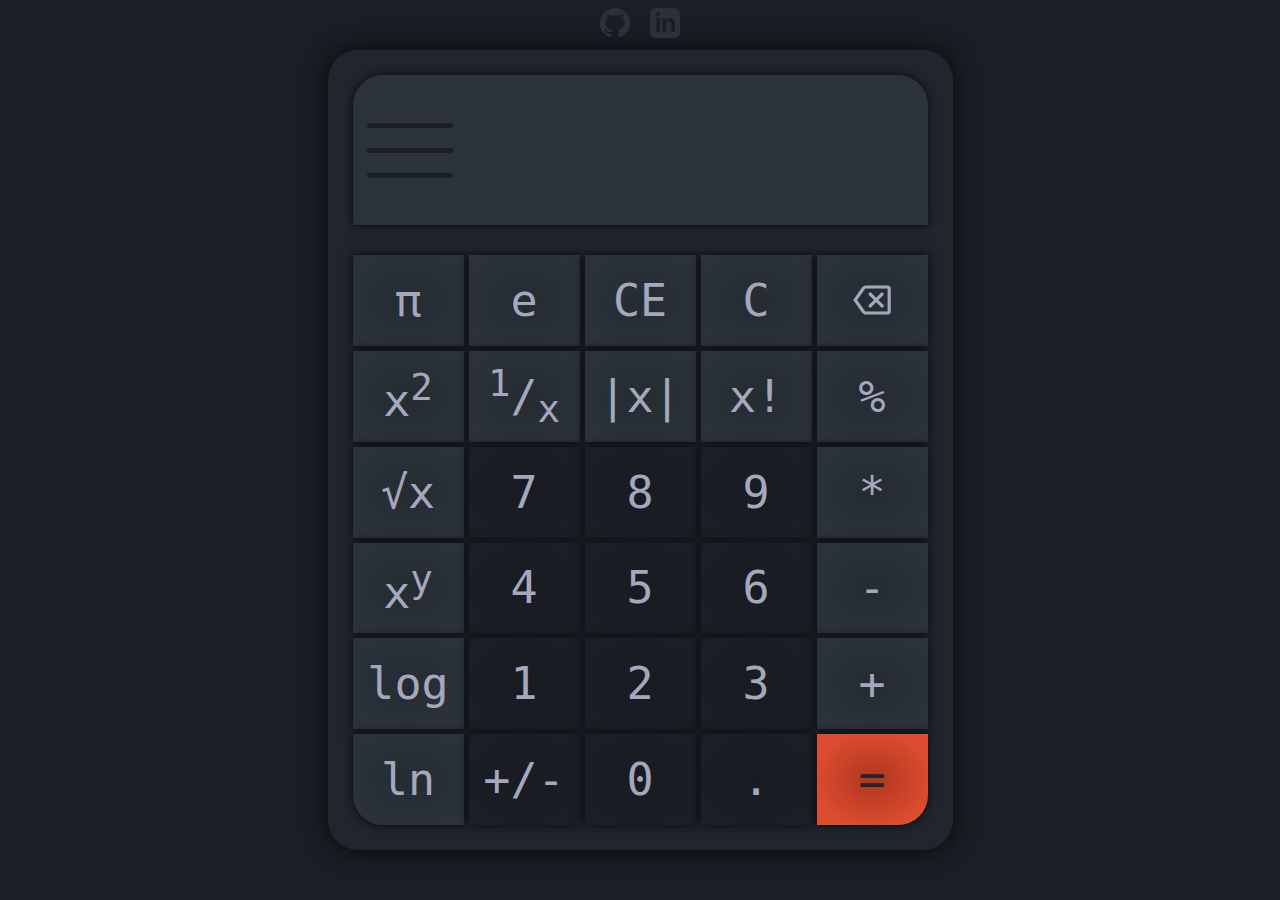
<file: calculadora/index.html>
<!DOCTYPE html>
<html lang="pt-BR">
<head>
    <meta charset="UTF-8">
    <meta http-equiv="X-UA-Compatible" content="IE=edge">
    <meta name="viewport" content="width=device-width, initial-scale=1.0">
    <title>Calculadora - @jhonataplt</title>
    <link rel="stylesheet" href="assets/css/style.css">
    <link rel="stylesheet" href="https://fonts.googleapis.com/css2?family=Material+Symbols+Outlined:opsz,wght,FILL,GRAD@20..48,100..700,0..1,-50..200" />
</head>
<body>
    <div id="contato">
        <a href="https://github.com/jhonataplt/Projects/tree/main/calculadora" target="_blank"><img src="assets/img/github-icon.svg" alt="GitHub Logo"></a>
        <a href="https://www.linkedin.com/in/jhonatapolito/" target="_blank"><img src="assets/img/linkedin-icon.svg" alt="Linkedin Logo"></a>
    </div>
    <div id="calculadora">
        <div id="conteudo-interativo">
            <div id="visor">
                <button id="opcoes">
                    <div></div>
                    <div></div>
                    <div></div>
                </button>
                <label id="resultado"></label>
            </div>
            <div id="botoes">
                <button class="botoes-claros"><span>&#960;</span></button>
                <button class="botoes-claros">e</button>
                <button class="botoes-claros">CE</button>
                <button class="botoes-claros">C</button>
                <button class="botoes-claros" id="backspace"><span class="material-symbols-outlined">
                    backspace
                    </span></button>
                <button class="botoes-claros">x<sup>2</sup></button>
                <button class="botoes-claros"><sup>1</sup>/<sub>x</sub></button>
                <button class="botoes-claros">|x|</button>
                <button class="botoes-claros">x!</button>
                <button class="botoes-claros">%</button>
                <button class="botoes-claros"><span>&#8730;</span>x</button>
                <button>7</button>
                <button>8</button>
                <button>9</button>
                <button class="botoes-claros">*</button>
                <button class="botoes-claros">x<sup>y</sup></button>
                <button>4</button>
                <button>5</button>
                <button>6</button>
                <button class="botoes-claros">-</button>
                <button class="botoes-claros">log</button>
                <button>1</button>
                <button>2</button>
                <button>3</button>
                <button class="botoes-claros">+</button>
                <button class="botoes-claros">ln</button>
                <button>+/-</button>
                <button>0</button>
                <button>.</button>
                <button>=</button>
            </div>
        </div>
    </div>
</body>
</html>
</file>
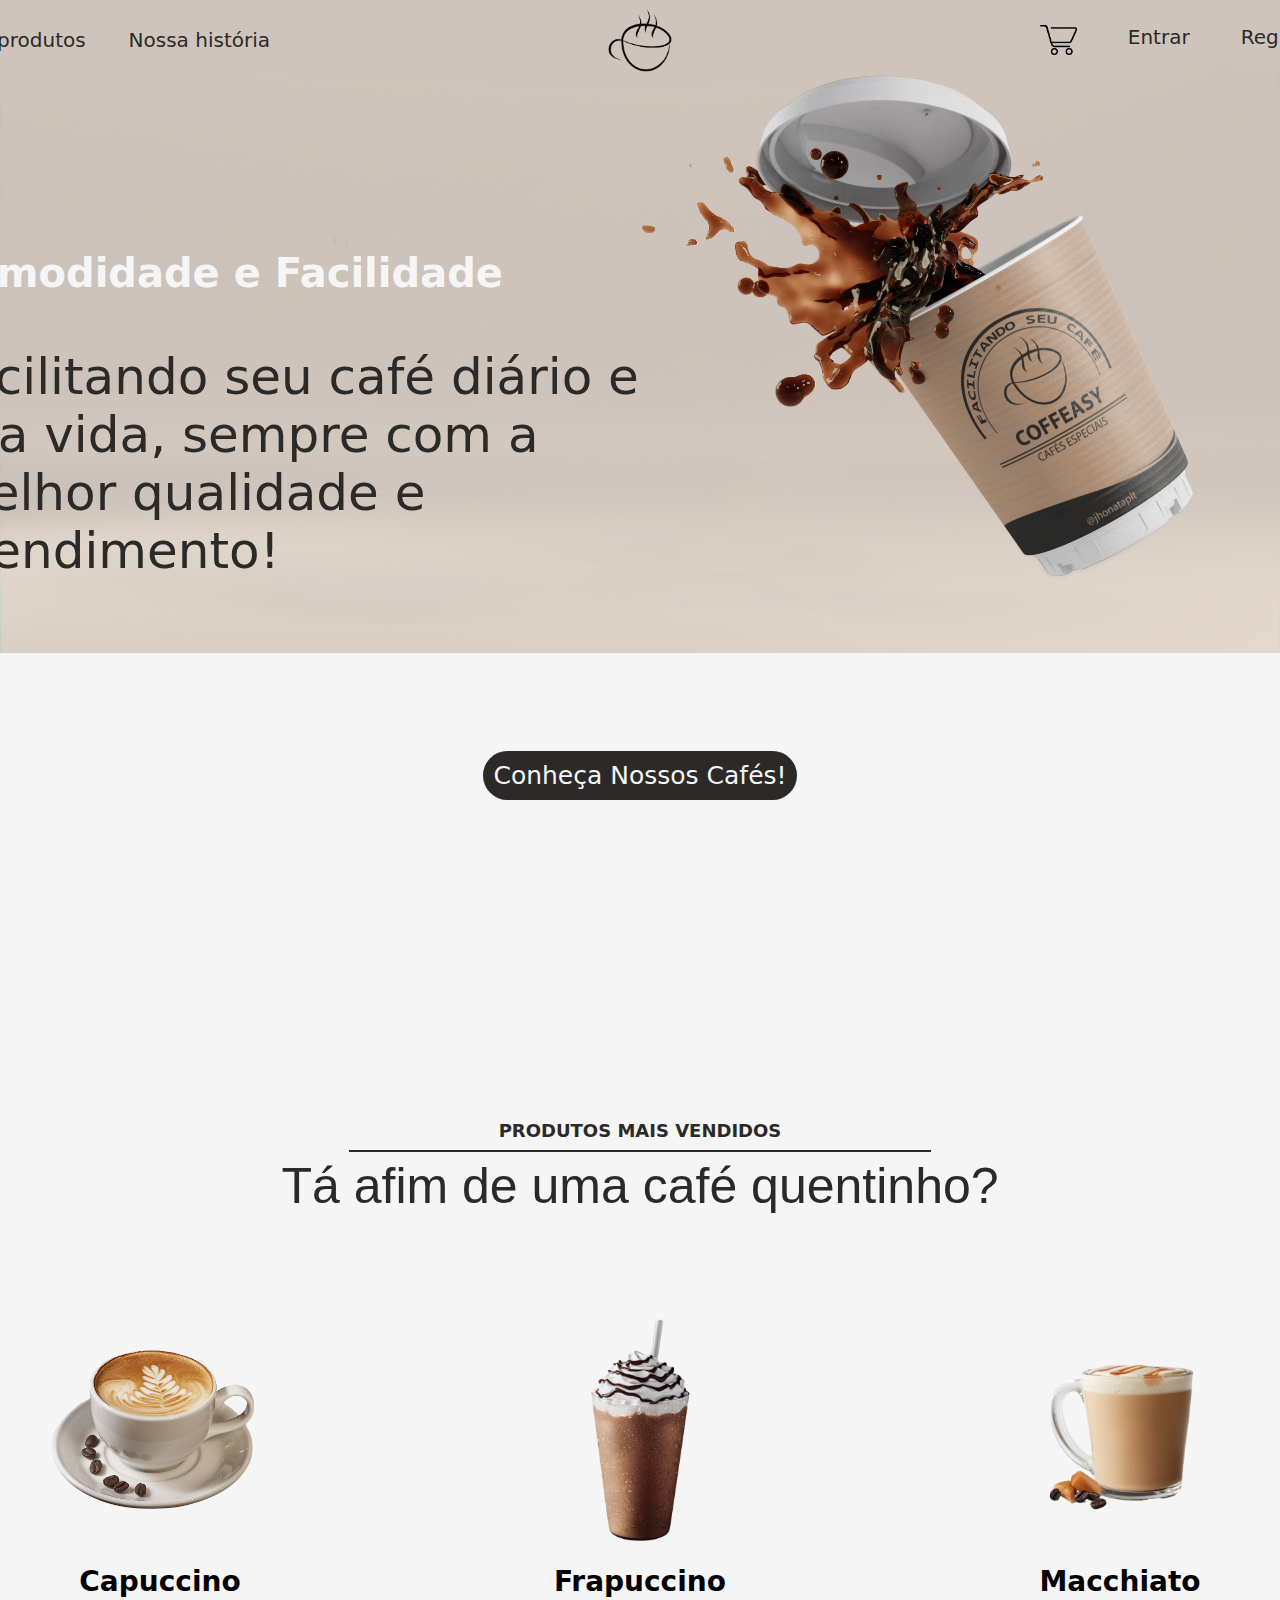
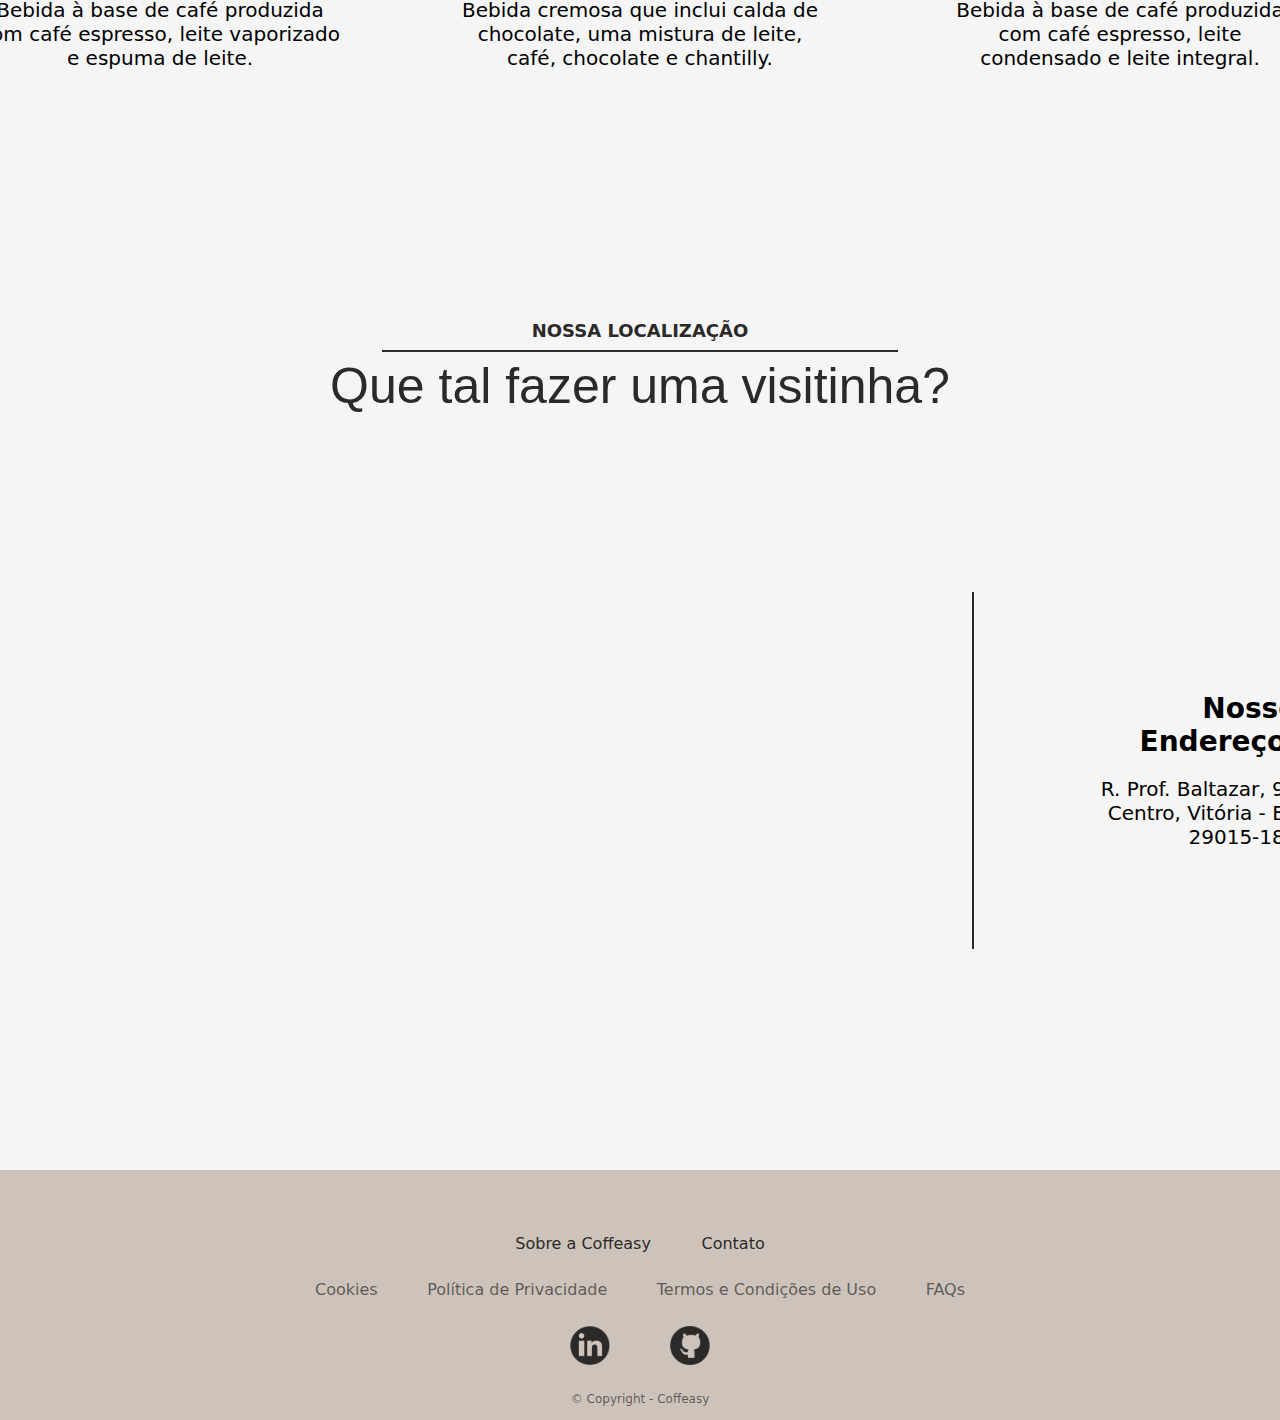
<file: coffeasy-web/index.html>
<html lang="pt-br">

<head>
    <meta charset="UTF-8">
    <meta http-equiv="X-UA-Compatible" content="IE=edge">
    <meta name="viewport" content="width=device-width, initial-scale=1.0">
    <link rel="stylesheet" href="style.css">
    <title>Coffeasy</title>
</head>

<body>
    <header class="container-fluid">
        <nav>
            <div id="nav-esquerda">
                <a href="#">Nossos produtos</a>
                <a href="#">Nossa história</a>
            </div>
            <a href="index.html"><img src="assets/logo.png" alt="logo"></a>
            <div id="nav-direita">
                <a href="#"><img src="assets/shopping-cart-svg-png-icon-download-28.png" alt="Carrinho"></a>
                <a href="#">Entrar</a>
                <a href="#">Registrar-se</a>
            </div>

        </nav>
    </header>

    <main>
        <section id="painel-principal">
            <div>
                <h1>Comodidade e Facilidade</h1>
                <p>Facilitando seu café diário e sua vida, sempre com a melhor qualidade e atendimento!</p>
            </div>
            <button>Conheça Nossos Cafés!</button>
        </section>
        <section id="mais-vendidos">
            <div class="texto">
                <h2>PRODUTOS MAIS VENDIDOS</h2>
                <p>Tá afim de uma café quentinho?</p>
            </div>
            <div id="produtos">
                <div id="capuccino">
                    <a href="#"><img src="assets/capuccino.png" alt="Capuccino"></a>
                    <h3>Capuccino</h3>
                    <p>Bebida à base de café produzida com café espresso, leite vaporizado e espuma de leite.</p>
                </div>
                <div id="frapuccino">
                    <a href="#"><img src="assets/frapuccino.png" alt="Frapuccino"></a>
                    <h3>Frapuccino</h3>
                    <p>Bebida cremosa que inclui calda de chocolate, uma mistura de leite, café, chocolate e chantilly.</p>
                </div>
                <div id="macchiato">
                    <a href="#"><img src="assets/macchiato.png" alt="Macchiato"></a>
                    <h3>Macchiato</h3>
                    <p>Bebida à base de café produzida com café espresso, leite condensado e leite integral.</p>
                </div>
            </div>
        </section>
        <section id="localizacao">
            <div class="texto">
                <h2>NOSSA LOCALIZAÇÃO</h2>
                <p>Que tal fazer uma visitinha?</p>
            </div>
            <div id="container-localizacao">
                <iframe src="https://www.google.com/maps/embed?pb=!1m21!1m12!1m3!1d1573.1142864638846!2d-40.338328892833495!3d-20.32023327012943!2m3!1f0!2f0!3f0!3m2!1i1024!2i768!4f13.1!4m6!3e0!4m0!4m3!3m2!1d-20.3196856!2d-40.3375184!5e0!3m2!1spt-BR!2sbr!4v1660183849304!5m2!1spt-BR!2sbr" width="600" height="450" style="border:0;" allowfullscreen="" loading="lazy" referrerpolicy="no-referrer-when-downgrade"></iframe>
                <div id="endereco">
                    <h3>Nosso Endereço:</h3>
                    <br>
                    <p>R. Prof. Baltazar, 96<br>Centro, Vitória - ES<br> 29015-180</p>
                </div>
            </div>
        </section>
    </main>

    <footer>
        <div class="container-rodape">
            <div id="principais-rodape">
                <a href="#">Sobre a Coffeasy</a>
                <a href="#">Contato</a>
            </div>
            <div id="secundarios-rodape">
                <a href="#">Cookies</a>
                <a href="#">Política de Privacidade</a>
                <a href="#">Termos e Condições de Uso</a>
                <a href="#">FAQs</a>
            </div>
            <div id="redes-rodape">
                <a href="https://www.linkedin.com/in/jhonata-polito-84a149224" target="_blank"><img src="assets/linkedin-logo.png" alt="Linkedin"></a>
                <a href="https://github.com/jhonataplt" target="_blank"><img src="assets/github-logo.png" alt="GitHub"></a>
            </div>
            <p><span>© Copyright - Coffeasy</span></p>
        </div>
    </footer>
</body>

</html>
</file>
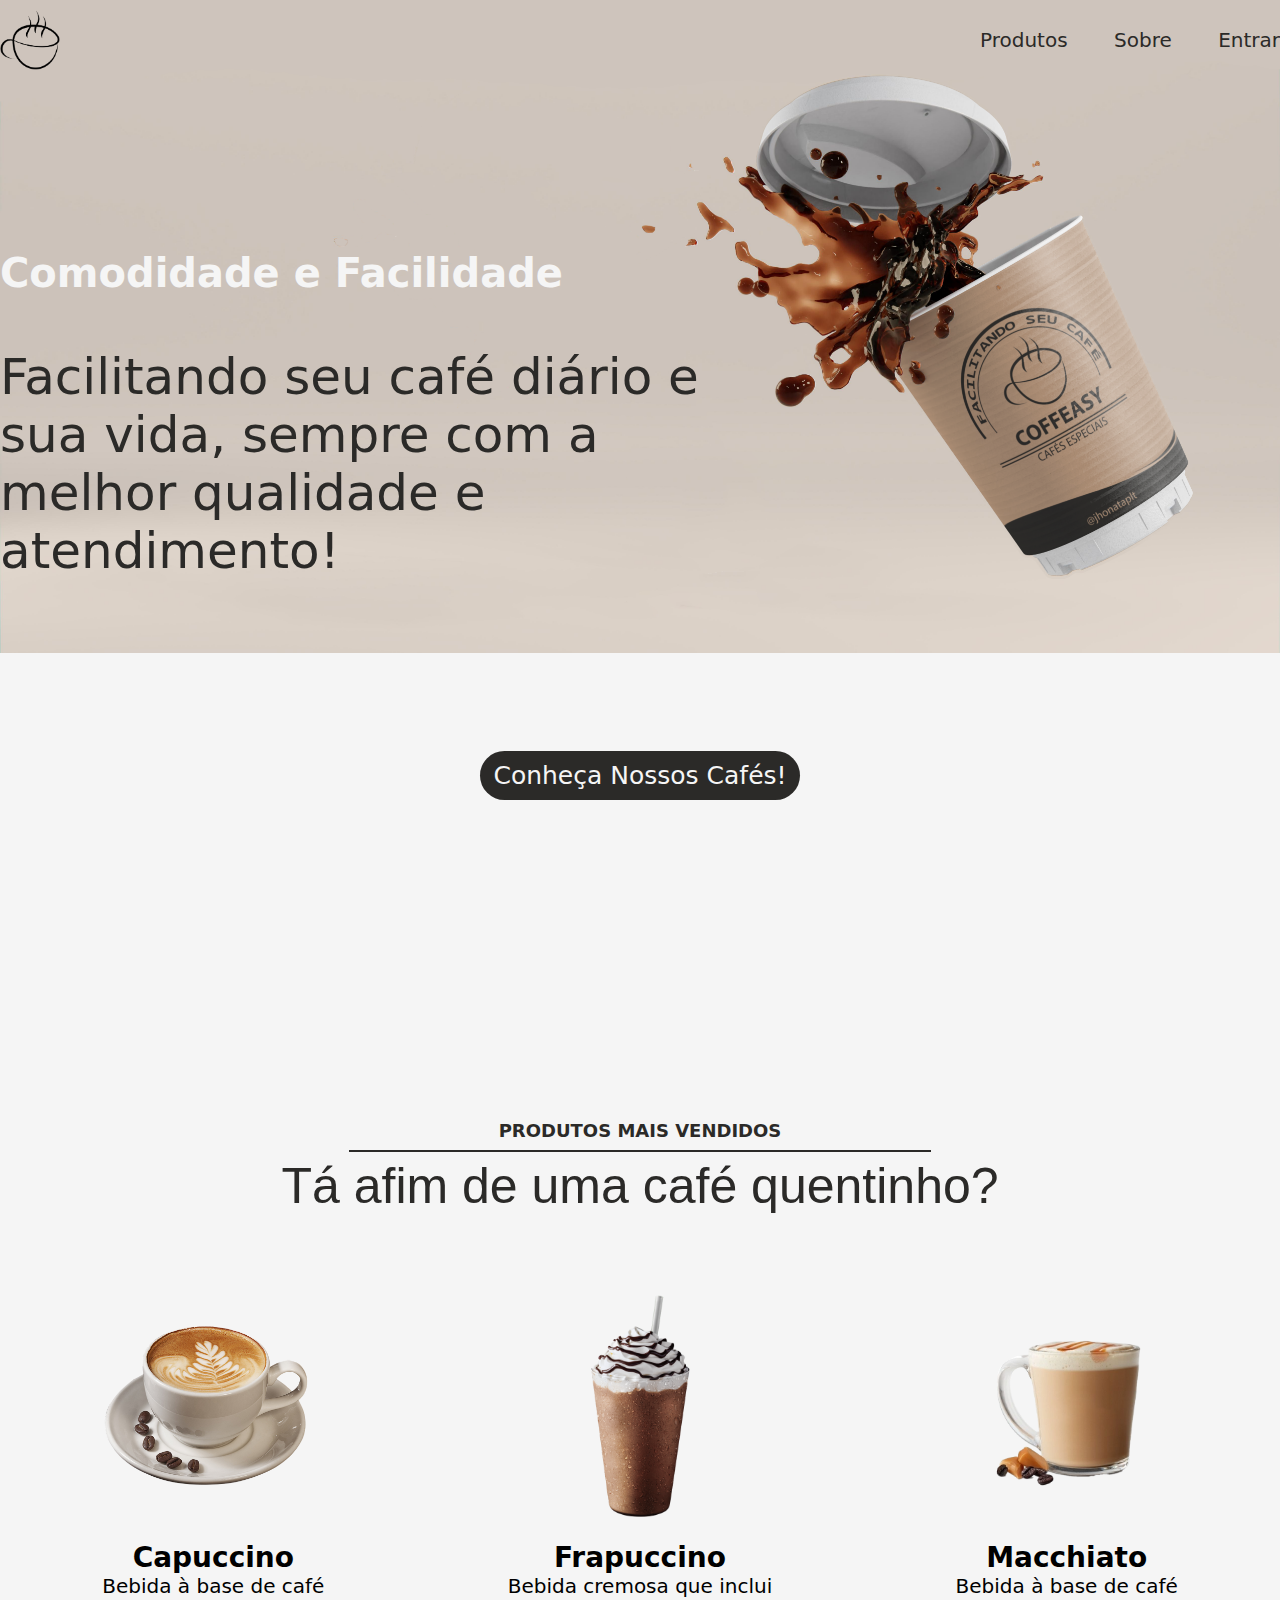
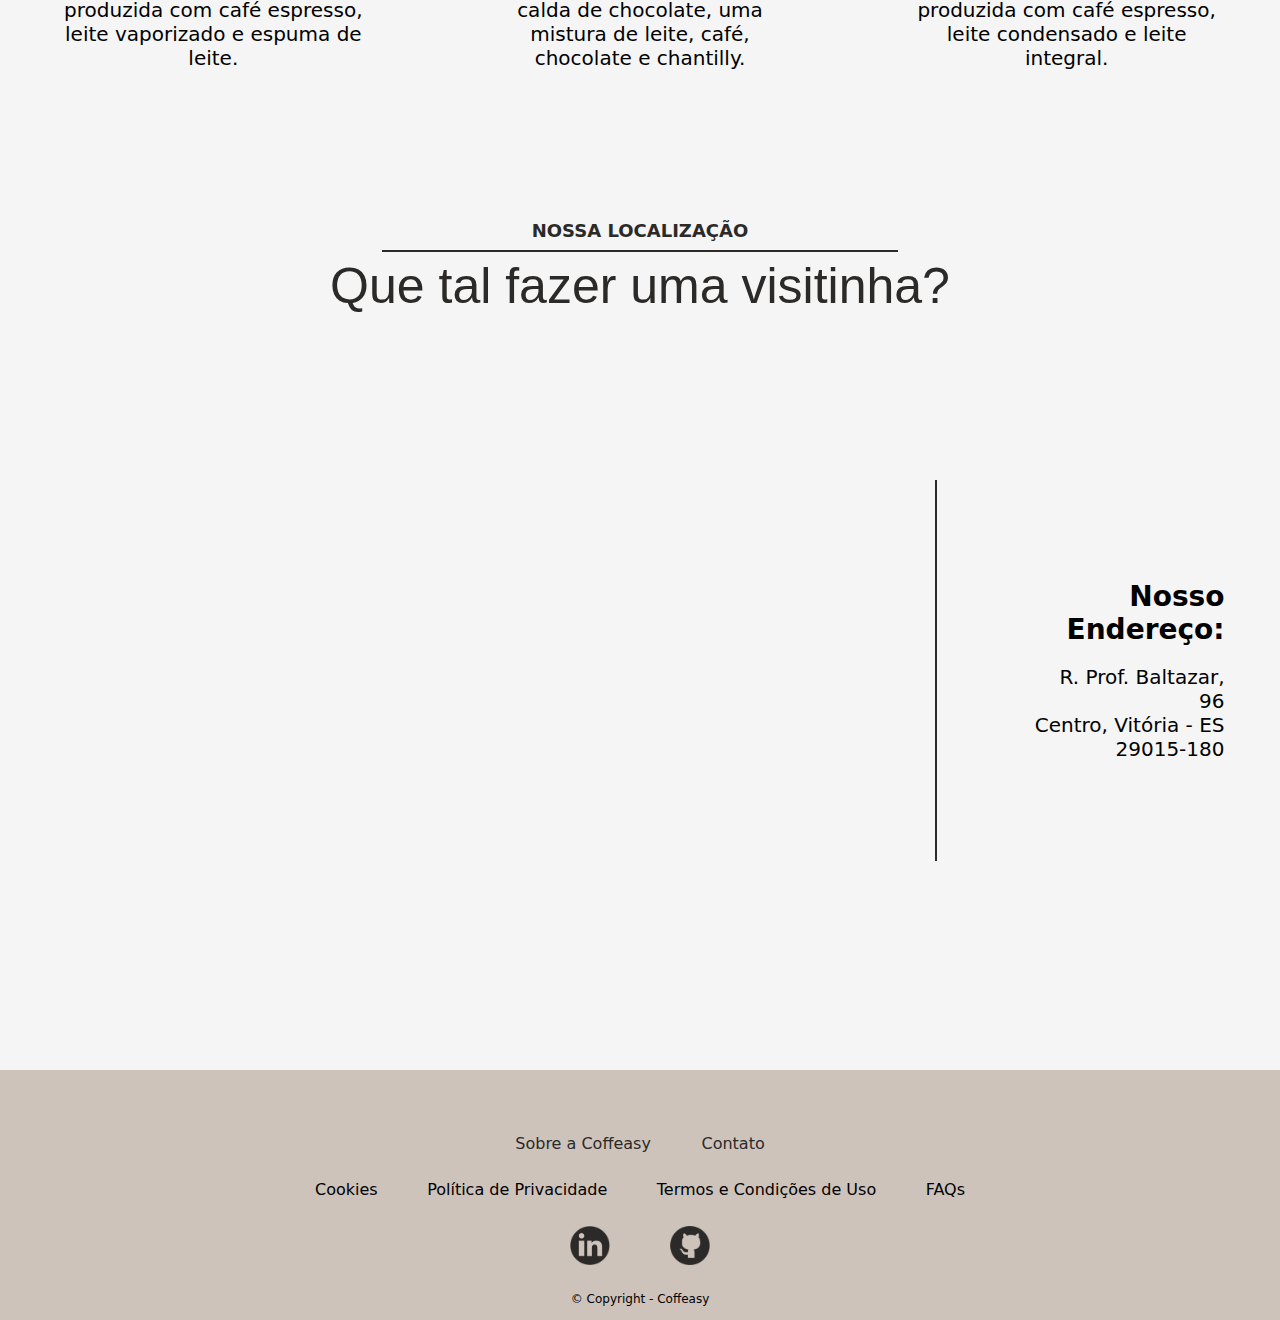
<file: coffeasy-web/home/index.html>
<html lang="pt-br">

<head>
    <meta charset="UTF-8">
    <meta http-equiv="X-UA-Compatible" content="IE=edge">
    <meta name="viewport" content="width=device-width, initial-scale=1.0">
    <link rel="icon" href="../assets/favicon.ico">
    <link rel="stylesheet" href="style.css">
    <title>Coffeasy</title>
</head>

<body>
    <header>
        <nav class="main-content">
            <a href="index.html"><img id="logo" src="../assets/logo.png" alt="logo"></a>
            <ul>
                <li><a href="#">Produtos</a></li>
                <li><a href="../nossa-historia/nossa-historia.html">Sobre</a></li>
                <li><a href="#">Entrar</a></li>
            </ul>
        </nav>
    </header>
    <main>
        <section class="main-content" id="painel-principal">
            <div>
                <h1>Comodidade e Facilidade</h1>
                <p>Facilitando seu café diário e sua vida, sempre com a melhor qualidade e atendimento!</p>
            </div>
            <button>Conheça Nossos Cafés!</button>
        </section>
        <section class="main-content" id="mais-vendidos">
            <div class="texto">
                <h2>PRODUTOS MAIS VENDIDOS</h2>
                <p>Tá afim de uma café quentinho?</p>
            </div>
            <div id="produtos">
                <div id="capuccino">
                    <a href="#"><img src="../assets/capuccino.png" alt="Capuccino"></a>
                    <h3>Capuccino</h3>
                    <p>Bebida à base de café produzida com café espresso, leite vaporizado e espuma de leite.</p>
                </div>
                <div id="frapuccino">
                    <a href="#"><img src="../assets/frapuccino.png" alt="Frapuccino"></a>
                    <h3>Frapuccino</h3>
                    <p>Bebida cremosa que inclui calda de chocolate, uma mistura de leite, café, chocolate e chantilly.</p>
                </div>
                <div id="macchiato">
                    <a href="#"><img src="../assets/macchiato.png" alt="Macchiato"></a>
                    <h3>Macchiato</h3>
                    <p>Bebida à base de café produzida com café espresso, leite condensado e leite integral.</p>
                </div>
            </div>
        </section>
        <section class="main-content" id="localizacao">
            <div class="texto">
                <h2>NOSSA LOCALIZAÇÃO</h2>
                <p>Que tal fazer uma visitinha?</p>
            </div>
            <div id="container-localizacao">
                <iframe src="https://www.google.com/maps/embed?pb=!1m21!1m12!1m3!1d1573.1142864638846!2d-40.338328892833495!3d-20.32023327012943!2m3!1f0!2f0!3f0!3m2!1i1024!2i768!4f13.1!4m6!3e0!4m0!4m3!3m2!1d-20.3196856!2d-40.3375184!5e0!3m2!1spt-BR!2sbr!4v1660183849304!5m2!1spt-BR!2sbr" width="600" height="450" style="border:0;" allowfullscreen="" loading="lazy" referrerpolicy="no-referrer-when-downgrade"></iframe>
                <div id="endereco">
                    <h3>Nosso Endereço:</h3>
                    <br>
                    <p>R. Prof. Baltazar, 96<br>Centro, Vitória - ES<br> 29015-180</p>
                </div>
            </div>
        </section>
    </main>

    <footer>
        <div class="container-rodape main-content">
            <div id="principais-rodape">
                <a href="../nossa-historia/nossa-historia.html">Sobre a Coffeasy</a>
                <a href="#">Contato</a>
            </div>
            <div id="secundarios-rodape">
                <a href="#">Cookies</a>
                <a href="#">Política de Privacidade</a>
                <a href="#">Termos e Condições de Uso</a>
                <a href="#">FAQs</a>
            </div>
            <div id="redes-rodape">
                <a href="https://www.linkedin.com/in/jhonata-polito-84a149224" target="_blank"><img src="../assets/linkedin-logo.png" alt="Linkedin"></a>
                <a href="https://github.com/jhonataplt" target="_blank"><img src="../assets/github-logo.png" alt="GitHub"></a>
            </div>
            <p><span>© Copyright - Coffeasy</span></p>
        </div>
    </footer>
</body>

</html>
</file>
<file: calculadora/assets/css/style.css>
:root{
    --bg-color: #1a1f25;
    --primary-color: #21262D;
    --secondary-color: #2b323a;
    --text-color: #A5A8BD;
    --select-nav-color: #A371F7;
    --button-color: #39A6FF;
    --text-color-2: #394962;
}


*{
    margin: 0;
    padding: 0;
}

body{
    display: flex;
    flex-direction: column;
    align-items: center;
    height: 100vh;
    background-color: var(--bg-color);
}

#contato{
    display: flex;
    align-items: center;
    position: absolute;
    height: calc((100vh - 800px) / 2);
    filter: invert(15%) sepia(24%) saturate(414%) hue-rotate(172deg) brightness(101%) contrast(91%);
    justify-content: space-around;
    width: 100px;
}

#contato img{
    height: 30px;
}

#calculadora{
    display: flex;
    justify-content: center;
    align-items: center;
    flex-direction: column;
    height: 800px;
    width: 625px;
    border-radius: 30px;
    margin: auto 0;
    background-color: var(--primary-color);
    box-shadow: 0px 0px 25px #07090d;
}

#conteudo-interativo{
    height: calc(100% - 50px);
    width: calc(100% - 50px);
    border-radius: 30px;
}

#visor{
    display: flex;
    justify-content: space-between;
    align-items: center;
    border-radius: 30px 30px 0px 0px;
    height: 150px;
    width: 100%;
    margin-bottom: 30px;
    background-color: var(--secondary-color);
    box-shadow: 0px 0px 10px 0px #07090d;
}

#visor label{
    height: 100%;
    width: 80%;
    border-radius: 0px 30px 0px 0px;
    border: none;
    background-color: transparent;
    font-size: 70px;
    color: var(--text-color);
}

#opcoes{
    display: flex;
    flex-direction: column;
    justify-content: center;
    align-items: center;
    background-color: transparent;
    width: 20%;
    height: 100%;
    border-radius: 30px 0px 0px 0px;;
}

#opcoes div{
    height: 5px;
    width: 75%;
    background-color: var(--bg-color);
    border-radius: 10px;
}

#opcoes div:nth-child(1){
    margin-bottom: 20px;
}

#opcoes div:nth-child(2){
    margin-bottom: 20px;
}

#botoes{
    display: grid;
    gap: 5px;
    grid-template-rows: 1fr 1fr 1fr 1fr 1fr 1fr;
    grid-template-columns: 1fr 1fr 1fr 1fr 1fr;
    border-radius: 0px 0px 30px 30px;
    height: calc(100% - 180px);
}

button{
    border: none;
    cursor: pointer;
}

#botoes button{
    background: radial-gradient(#181c22, var(--bg-color)80%);
    font-family: monospace;
    font-size: 45px;
    color: var(--text-color);
    box-shadow: 0px 0px 10px #07090d;
}

#botoes .botoes-claros{
    background: radial-gradient(#242b31,var(--secondary-color)80%);
}

#botoes button:nth-last-child(1){
    border-radius: 0px 0px 30px 0px;
    background: radial-gradient(#af361d ,#DF4D31 80%);
    color: var(--primary-color);
}

#botoes button:nth-last-child(5){
    border-radius: 0px 0px 0px 30px;
}

#backspace{
    display: flex;
    justify-content: center;
    align-items: center;
}

#backspace span{
    font-size: 50px;
}
</file>
<file: coffeasy-web/style.css>
* {
    padding: 0px;
    margin: 0px;
    font-family: system-ui, -apple-system, BlinkMacSystemFont, 'Segoe UI', Roboto, Oxygen, Ubuntu, Cantarell, 'Open Sans', 'Helvetica Neue', sans-serif;
}
/* %========================================================== */
body {
    display: flex;
    background-color: whitesmoke;
    background-image: url(assets/painel-cafe-aberto.png);
    background-repeat: no-repeat;
    background-size: 100%;
    background-position: initial;
    flex-direction: column;
    align-items: center;
}
/* %========================================================== */
header {
    width: 100%;
    height: 80px;
}

.container-fluid{
    display: flex;
    width: 1440px;
}

nav {
    display: flex;
    flex-direction: row;
    justify-content: space-between;
    align-items: center;
    height: 100%;
    width: 100%;
}

nav img {
    display: flex;
    height: 80%;
}

nav a{
    text-decoration: none;
    color: #2b2a28;
    font-size: 20px;
    font-weight: 500;
}

#nav-esquerda {
    display: flex;
    justify-content: space-between;
    width: 350px;
}

#nav-direita {
    display: flex;
    justify-content: space-between;
    width: 320px;
    padding-left: 30px;
}

#nav-direita a img{
    height: 30px;
}

/* %========================================================== */
main {
    display: flex;
    flex-direction: column;
    width: 1440px;
}
/* %========================================================== */
#painel-principal {
    display: flex;
    flex-direction: column;
    justify-content: space-evenly;
    align-items: center;
    width: 100%;
    height: 890px;
}

#painel-principal div{
    display: flex;
    margin-right: 700px;
    flex-direction: column;
    justify-content: space-between;
    align-items: left;
    text-align: left;
    height: 330px;
    color: #2b2a28;
}

#painel-principal h1{
    font-size: 40px;
    color: whitesmoke;
}

#painel-principal p{
    font-size: 50px;
    font-weight: 500;
    width: 700px;
}

#painel-principal button{
    padding: 10px 10px;
    border-radius: 40px;
    border: none;
    background-color: #2b2a28;
    font-weight: 500;
    font-size: 25px;
    color: whitesmoke;
}
/* %========================================================== */
#mais-vendidos {
    display: flex;
    margin: 150px 0px;
    flex-direction: column;
    justify-content: space-between;
    align-items: center;
    width: 100%;
    height: 550px;
}

.texto{
    display: flex;
    flex-direction: column;
    align-items: center;
    height: 80px;
}

.texto h2{
    font-size: 18px;
    color: #2b2a28;
    height: 20px;
    border-bottom: #2b2a28 2px solid;
    padding: 0px 150px 10px;
}

.texto p{
    height: 65px;
    font-size: 50px;
    color: #2b2a28;
    font-weight: 500;
    padding-top: 5px;
    font-family: 'Franklin Gothic Medium', 'Arial Narrow', Arial, sans-serif;
}

#produtos{
    display: flex;
    flex-direction: row;
    justify-content: space-around;
    align-items: center;
    width: 100%;
}

#produtos div{
    display: flex;
    flex-direction: column;
    width: 25%;
    align-items: center;
}

#capuccino img{
    width: 230px;
    height: 200px;
    padding: 35px 35px;
}

#frapuccino img{
    width: 300px;
    height: 250px;
    padding: 10px 0px;

}

#macchiato img{
    width: 270px;
    height: 165px;
    padding: 52.5px 15px;
}

#produtos h3{
    font-size: 28px;
    font-weight: 600;
}

#produtos p{
    font-size: 20px;
    text-align: center;
}
/* %========================================================== */
#localizacao {
    display: flex;
    margin: 100px 0px 150px 0px;
    flex-direction: column;
    justify-content: space-between;
    align-items: center;
    width: 100%;
    height: 700px;
}

#container-localizacao{
    display: flex;
    width: 100%;
    justify-content: space-around;
    align-items: center;
    text-align: right;
}

#endereco{
    padding: 100px 0px 100px 7.5%;
    border-left: #2b2a28 2px solid;
    width: 15%;
}

#container-localizacao h3{
    font-size: 28px;
    font-weight: 600;
}

#container-localizacao p{
    font-size: 20px;
}

iframe {
    width: 60%;
    height: 500px;
}
/* %========================================================== */
footer{
    display: flex;
    flex-direction: column;
    justify-content: end;
    align-items: center;
    background-color: #cdc3bb;
    width: 100%;
    height: 250px;
}

.container-rodape{
    display: flex;
    flex-direction: column;
    justify-content: space-around;
    align-items: center;
    width: 1440px;
    height: 200px;
}

#principais-rodape{
    display: flex;
    justify-content: space-around;
    width: 300px;
}

#principais-rodape a{
    text-decoration: none;
    color: #2b2a28;
    font-size: 16px;
    font-weight: 500;
}

#secundarios-rodape{
    display: flex;
    justify-content: space-between;
    width: 650px;
}

#secundarios-rodape a{
    text-decoration: none;
    color: #2b2a28af;
    font-size: 16px;
    font-weight: normal;
}

#redes-rodape{
    display: flex;
    justify-content: space-around;
    width: 200px;
}

#redes-rodape img{
    width: 40px;
}

.container-rodape p{
    font-size: 12px;
    color: #2b2a28af;
    font-weight: normal;
}
</file>
<file: coffeasy-web/home/style.css>
:root{
    --primary-color: #2b2a28;
}

html {
    scroll-behavior: smooth;
}

* {
    padding: 0px;
    margin: 0px;
    font-family: system-ui, -apple-system, BlinkMacSystemFont, 'Segoe UI', Roboto, Oxygen, Ubuntu, Cantarell, 'Open Sans', 'Helvetica Neue', sans-serif;
}

.main-content{
    max-width: 1440px;
    margin: 0 auto;
}

/* %========================================================== */
body {
    display: flex;
    background-color: whitesmoke;
    background-image: url(../assets/painel-cafe-aberto.png);
    background-repeat: no-repeat;
    background-size: 100%;
    background-position: initial;
    flex-direction: column;
}
/*# HEADER */
header {
    display: flex;
    width: 100%;
    height: 80px;
}

nav {
    display: flex;
    flex-direction: row;
    justify-content: space-between;
    align-items: center;
    height: 100%;
    width: 100%;    
}

#logo{
    display: flex;
    height: 60px;
    transition: all 300ms ease-in-out;
}

#logo:hover {
    height: 70px;
}

nav a{
    text-decoration: none;
    color: var(--primary-color);
    font-size: 20px;
    font-weight: 500;
}

nav ul {
    display: flex;
    justify-content: space-between;
    list-style-type: none;
    width: 300px;
}

/*# Animacao do menu */

nav ul li{
    position: relative;
}

nav ul li a::after {
    content: '';
    position: absolute;
    left: 50%;
    bottom: -2px;
    width: 0%;
    height: 2px;
    background: var(--primary-color);
    transition: all 300ms ease-in-out;
}

nav ul li a:hover::after{
    width: 100%;
    left: 0%;
}

/* %========================================================== */

/* %========================================================== */
#painel-principal {
    display: flex;
    flex-direction: column;
    justify-content: space-evenly;
    width: 100%;
    height: 890px;
}

#painel-principal div{
    display: flex;
    flex-direction: column;
    justify-content: space-between;
    text-align: left;
    height: 330px;
    left: 0;
}

#painel-principal h1{
    font-size: 40px;
    color: whitesmoke;
}

#painel-principal p{
    font-size: 50px;
    font-weight: 500;
    width: 700px;
    color: var(--primary-color);
}


#painel-principal button{
    width: 320px;
    margin: 0 auto;
    padding: 10px 10px;
    border-radius: 40px;
    border: none;
    background-color: var(--primary-color);
    font-weight: 500;
    font-size: 25px;
    color: whitesmoke;
    transition: all 300ms ease-in-out;
}

#painel-principal button:hover{
    background-color: whitesmoke;
    color: var(--primary-color);
}
/* %========================================================== */
#mais-vendidos {
    display: flex;
    position: relative;
    top: 150px;
    flex-direction: column;
    justify-content: space-between;
    align-items: center;
    width: 100%;
    height: 550px;
}

.texto{
    display: flex;
    flex-direction: column;
    align-items: center;
    height: 80px;
}

.texto h2{
    font-size: 18px;
    color: var(--primary-color);
    height: 20px;
    border-bottom: var(--primary-color) 2px solid;
    padding: 0px 150px 10px;
}

.texto p{
    height: 65px;
    font-size: 50px;
    color: var(--primary-color);
    font-weight: 500;
    padding-top: 5px;
    font-family: 'Franklin Gothic Medium', 'Arial Narrow', Arial, sans-serif;
}

#produtos{
    display: flex;
    flex-direction: row;
    justify-content: space-around;
    align-items: flex-end;
    width: 100%;
}

#produtos div{
    display: flex;
    flex-direction: column;
    width: 25%;
    align-items: center;
}

#capuccino img{
    width: 230px;
    height: 200px;
    padding: 35px 35px;
    transition: all 300ms ease-in-out;
}

#capuccino img:hover{
    width: 253px;
    height: 220px;
    padding: 31.5px 31.5px;
}

#frapuccino img{
    width: 300px;
    height: 250px;
    padding: 10px 0px;
    transition: all 300ms ease-in-out;
}

#frapuccino img:hover{
    width: 330px;
    height: 275px;
    padding: 9px 0px;
}

#macchiato img{
    width: 270px;
    height: 165px;
    padding: 52.5px 15px;
    transition: all 300ms ease-in-out;
}

#macchiato img:hover{
    width: 297px;
    height: 181.5px;
    padding: 47.25px 13.5px;
}

#produtos h3{
    font-size: 28px;
    font-weight: 600;
}

#produtos p{
    font-size: 20px;
    text-align: center;
}
/* %========================================================== */
#localizacao {
    display: flex;
    position: relative;
    top: 300px;
    flex-direction: column;
    justify-content: space-between;
    align-items: center;
    width: 100%;
    height: 700px;
}

#container-localizacao{
    display: flex;
    width: 100%;
    justify-content: space-around;
    align-items: center;
    text-align: right;
}

#endereco{
    padding: 100px 0px 100px 7.5%;
    border-left: var(--primary-color) 2px solid;
    width: 15%;
}

#container-localizacao h3{
    font-size: 28px;
    font-weight: 600;
}

#container-localizacao p{
    font-size: 20px;
}

iframe {
    width: 60%;
    height: 500px;
}
/* %========================================================== */
footer{
    display: flex;
    position: relative;
    top: 450px;
    flex-direction: column;
    justify-content: end;
    align-items: center;
    background-color: #cdc3bb;
    width: 100%;
    height: 250px;
}

.container-rodape{
    display: flex;
    flex-direction: column;
    justify-content: space-around;
    align-items: center;
    height: 200px;
}

#principais-rodape{
    display: flex;
    justify-content: space-around;
    width: 300px;
}

#principais-rodape a{
    text-decoration: none;
    color: var(--primary-color);
    font-size: 16px;
    font-weight: 500;
}

#secundarios-rodape{
    display: flex;
    justify-content: space-between;
    width: 650px;
}

#secundarios-rodape a{
    text-decoration: none;
    color: var(--primary-color)af;
    font-size: 16px;
    font-weight: normal;
}

#redes-rodape{
    display: flex;
    justify-content: space-around;
    width: 200px;
}

#redes-rodape img{
    width: 40px;
}

.container-rodape p{
    font-size: 12px;
    color: var(--primary-color)af;
    font-weight: normal;
}
</file>
